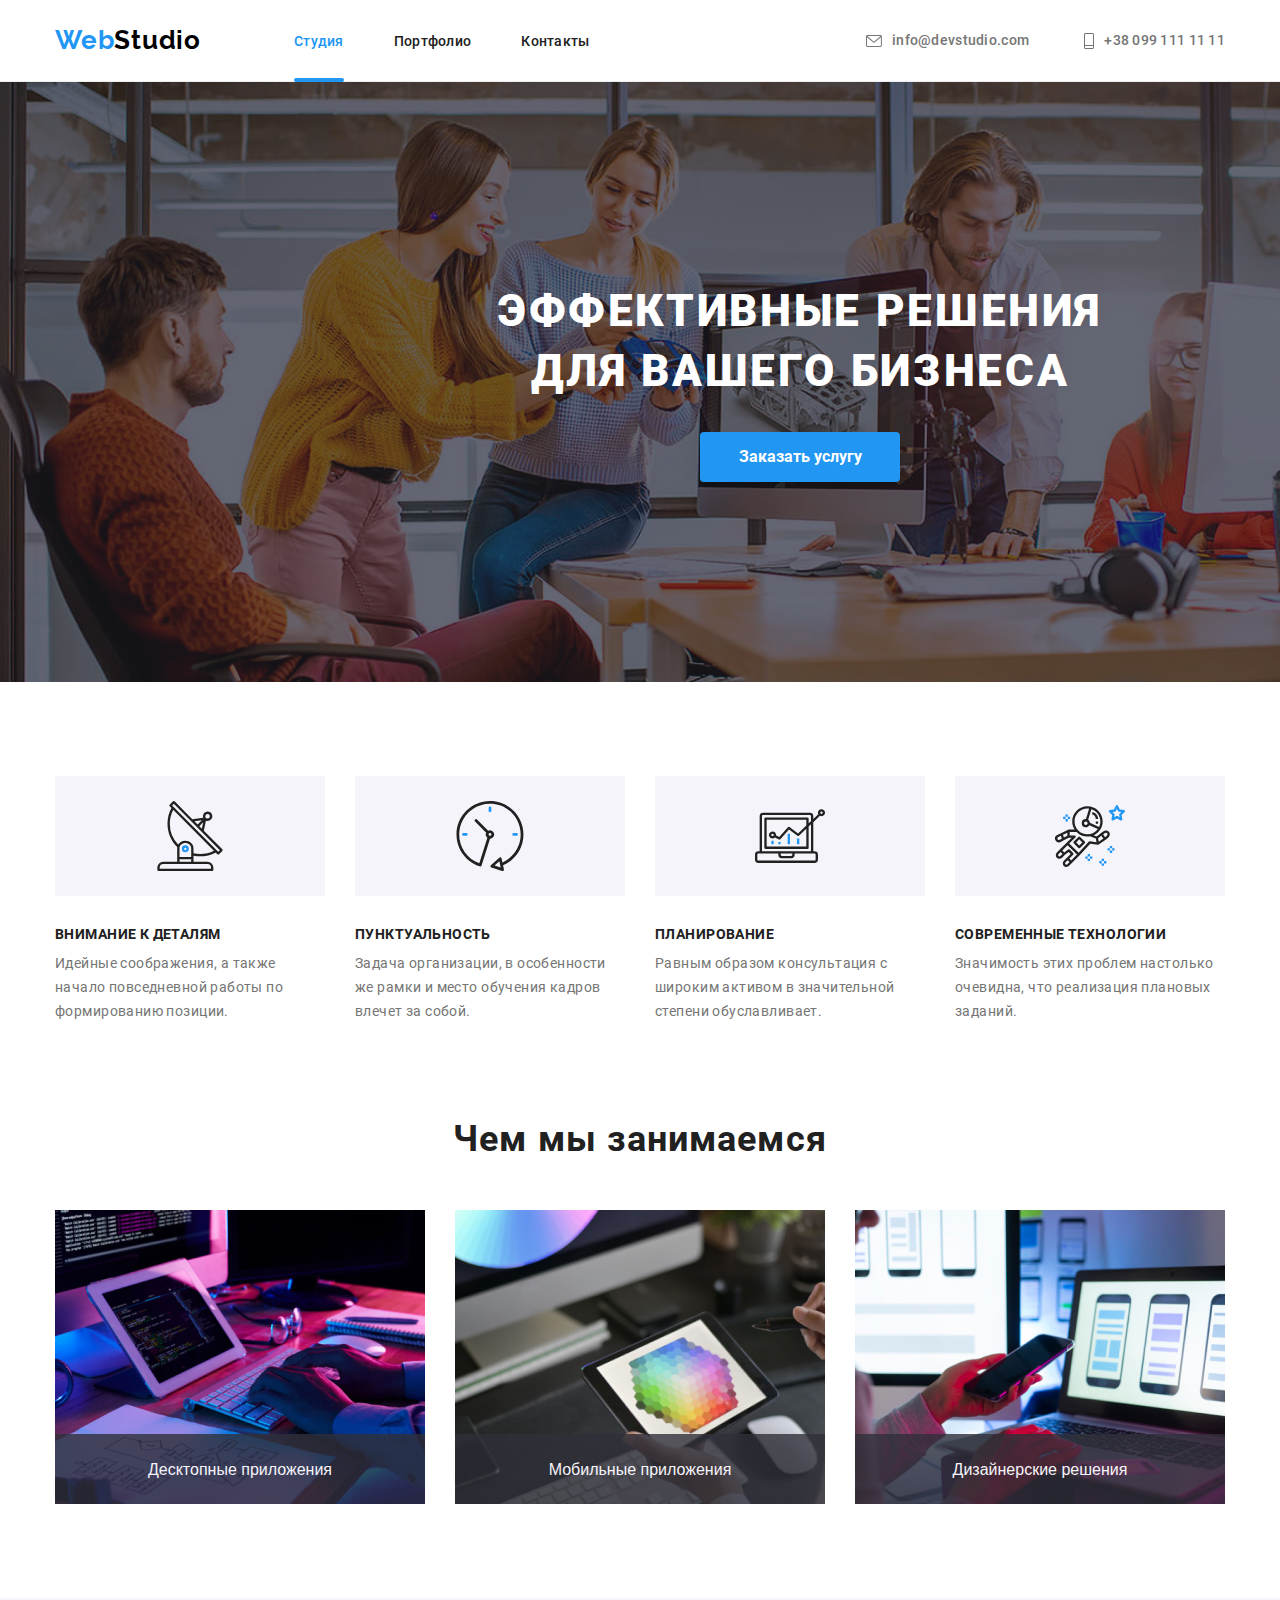
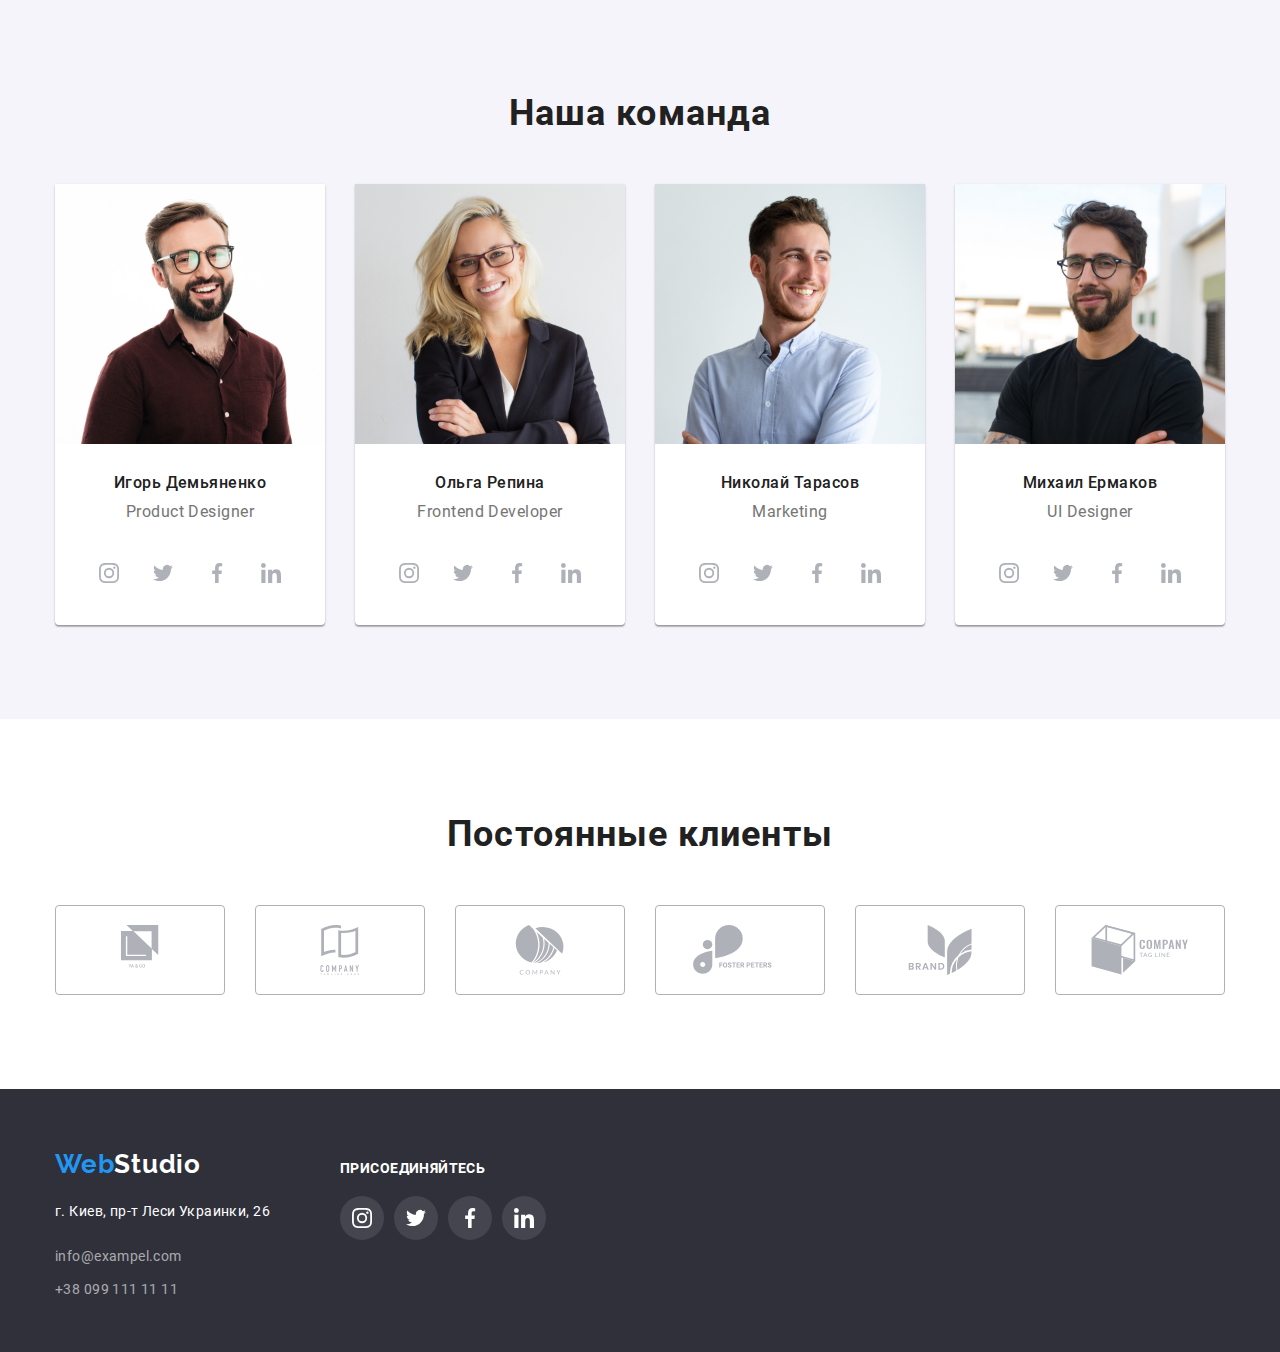
<file: index.html>
<!DOCTYPE html>
<html lang="ru">
<head>
    <meta charset="UTF-8">
    <meta name="viewport" content="width=device-width, initial-scale=1.0">
    <title>Главная WebStudio</title>
    <link rel="stylesheet" href="https://cdnjs.cloudflare.com/ajax/libs/modern-normalize/1.0.0/modern-normalize.min.css">
    <link rel="stylesheet" href="./css/fonts.css">
    <link rel="stylesheet" href="./css/styles.css">
</head>

<body>
    <header class="header">
        <div class="container">
            <nav class="navigation">
                <!--LOGO -->
                <a class="logo" href="./index.html">
                    <span class="fonts-logo1">Web</span><span class="fonts-logo2">Studio</span>
                </a>
                <ul class="navigation-list">
                    <li class="navigation-list-item">
                        <a class="navigation-list-accent-color" href="./index.html">Студия</a>
                    </li>
                    <li class="navigation-list-item">
                        <a class="navigation-list-link" href="./portfolio.html">Портфолио</a>
                    </li>
                    <li class="navigation-list-item">
                        <a class="navigation-list-link" href="#">Контакты</a>
                    </li>
                </ul>
            </nav>
            <address class="header-address">
                <a class="heder-mail" href="mailto:info@devstudio.com">
                    <svg class="address-icon" width="16" height="12">
                        <use href="./icons/sprite.svg#envelope">
                        </use>
                    </svg>info@devstudio.com</a>
                <a class="header-tel" href="tel:+380991111111">
                    <svg class="address-icon" width="10" height="16">
                        <use href="./icons/sprite.svg#phone">
                        </use>
                    </svg>+38 099 111 11 11</a> 
            </address>
        </div>
                
    </header>  
    <main>
        <!--Hero-->
        <section class="hero">
        <div class="container">
            <h1 class="hero-title" lang="ru">Эффективные решения для вашего бизнеса</h1>
            <button class="butoon-hero" type="button" data-modal-open>Заказать услугу</button>
        </div>
        </section>
        <!-- FEATURE  -->
                <section class="feature">
                    <div class="container">
                        <h2 class="visually-hidden">Особенности</h2>
                        <ul class="feature-list">
                            <li class="features-list-item">
                                <div class="features-icon-container">
                                    <svg width="70" height="70">
                                        <use href="./icons/sprite.svg#antenna" width="70" height="70"></use>
                                    </svg>
                                </div>
                                <h3 class="feauture-title-text">Внимание к деталям</h3>
                                <p class="feauture-text"><span>Идейные соображения, а также начало повседневной работы по формированию позиции.</span></p>
                            </li>
                            <li class="features-list-item">
                                <div class="features-icon-container">
                                    <svg width="70" height="70">
                                        <use href="./icons/sprite.svg#clock" width="70" height="70"></use>
                                    </svg>
                                </div>
                                <h3 class="feauture-title-text"><span>Пунктуальность</span></h3>
                                <p class="feauture-text"><span>Задача организации, в особенности же рамки и место обучения кадров влечет за собой.</span></p>
                            </li>
                            <li class="features-list-item">
                                <div class="features-icon-container">
                                    <svg width="70" height="70">
                                        <use href="./icons/sprite.svg#diagram" width="70" height="70"></use>
                                    </svg>
                                </div>
                                <h3 class="feauture-title-text"><span>Планирование</span></h3>
                                <p class="feauture-text"><span>Равным образом консультация с широким активом в значительной степени обуславливает.</span></p>
                            </li>
                            <li class="features-list-item">
                                <div class="features-icon-container">
                                    <svg width="70" height="70">
                                        <use href="./icons/sprite.svg#astronaut"></use>
                                    </svg>
                                </div>
                                <h3 class="feauture-title-text"><span>Современные технологии</span></h3>
                                <p class="feauture-text"><span>Значимость этих проблем настолько очевидна, что реализация плановых заданий.</span></p>
                            </li>
                        </ul>
                    </div>
                </section>
                    
        <!-- SERVICES -->
    <section class="service">
        <div class="container">
            <h2 class="servse-title-text">Чем мы занимаемся</h2>
                <ul class="service-list">
                    <li class="services-list-item">
                        <img src=" ./image/img1.jpg" alt="человек работает на ноутбуке" width="370" height="294"/>
                    <div class="services-label">
                        <p class="label-text">Десктопные приложения</p>
                    </div>
                    </li>
                    <li class="services-list-item">
                        <img src=" ./image/img2.jpg" alt="человек работает в телефоне и нооутбуке" width="370" height="294">
                    <div class="services-label">
                        <p class="label-text">Мобильные приложения</p>
                    </div>
                    </li>
                    <li class="services-list-item">
                        <img src=" ./image/img3.jpg" alt="человек работает на плантшете" width="370" height="294">
                    <div class="services-label">
                        <p class="label-text">Дизайнерские решения</p>
                    </div>
                    </li>    
                </ul>
        </div>
    </section>
       
<!-- OUR TEAM -->
<section class="team">
    <div class="container">
        <h2 class="team-title-text">Наша команда</h2>
            <ul class="team-list">
                <li class="team-list-item">
                    <img src="./image/img4.jpg"  alt="Мужчина в очках и бородой" width="270" height="260" />
                    <h3  class="team-carrd-title-text" lang="ru">Игорь Демьяненко</h3>
                    <p class="team-carrd-position"  lang="en">Product Designer</p>
                    <ul class="team-social">
                        <li>
                            <a href="#" class="team-social-link">
                            <svg class="team-icon" width="20" height="20">
                                <use href="./icons/sprite.svg#instagram"></use>
                            </svg>
                            </a>
                        </li>
                        <li><a href="#" class="team-social-link">
                            <svg class="team-icon" width="20" height="20">
                                <use href="./icons/sprite.svg#twitter"></use>
                            </svg>
                            </a>
                        </li>
                        <li><a href="#" class="team-social-link">
                                <svg class="team-icon" width="20" height="20">
                                    <use href="./icons/sprite.svg#facebook"></use>
                                </svg>
                            </a>
                        </li>
                        <li><a href="#" class="team-social-link">
                                <svg class="team-icon" width="20" height="20">
                                    <use href="./icons/sprite.svg#linkedin"></use>
                                </svg>
                            </a>
                        </li>
                    </ul>
                </li>
                <li class="team-list-item">
                    <img src="./image/img5.jpg" alt="Блондинка в очках" width="270" height="260"/>
                    <h3 class="team-carrd-title-text" lang="ru">Ольга Репина</h3>
                    <p  class="team-carrd-position" lang="en">Frontend Developer</p>
                    <ul class="team-social">
                        <li>
                            <a href="#" class="team-social-link">
                                <svg class="team-icon" width="20" height="20">
                                    <use href="./icons/sprite.svg#instagram"></use>
                                </svg>
                            </a>
                        </li>
                        <li><a href="#" class="team-social-link">
                                <svg class="team-icon" width="20" height="20">
                                    <use href="./icons/sprite.svg#twitter"></use>
                                </svg>
                            </a>
                        </li>
                        <li><a href="#" class="team-social-link">
                                <svg class="team-icon" width="20" height="20">
                                    <use href="./icons/sprite.svg#facebook"></use>
                                </svg>
                            </a>
                        </li>
                        <li><a href="#" class="team-social-link">
                                <svg class="team-icon" width="20" height="20">
                                    <use href="./icons/sprite.svg#linkedin"></use>
                                </svg>
                            </a>
                        </li>
                    </ul>
                </li>
                <li class="team-list-item">
                    <img src="./image/img6.jpg" alt="Мужчина в рубашке" width="270" height="260">
                    <h3 class="team-carrd-title-text" lang="ru">Николай Тарасов</h3>
                    <p  class="team-carrd-position" lang="en">Marketing</p>
                    <ul class="team-social">
                        <li>
                            <a href="#" class="team-social-link">
                                <svg class="team-icon" width="20" height="20">
                                    <use href="./icons/sprite.svg#instagram"></use>
                                </svg>
                            </a>
                        </li>
                        <li><a href="#" class="team-social-link">
                                <svg class="team-icon" width="20" height="20">
                                    <use href="./icons/sprite.svg#twitter"></use>
                                </svg>
                            </a>
                        </li>
                        <li><a href="#" class="team-social-link">
                                <svg class="team-icon" width="20" height="20">
                                    <use href="./icons/sprite.svg#facebook"></use>
                                </svg>
                            </a>
                        </li>
                        <li><a href="#" class="team-social-link">
                                <svg class="team-icon" width="20" height="20">
                                    <use href="./icons/sprite.svg#linkedin"></use>
                                </svg>
                            </a>
                        </li>
                    </ul>
                </li>
                <li class="team-list-item">
                    <img src="./image/img7.jpg" alt="Мужчина в очках и бородой узмыляется" width="270" height="260"/>
                    <h3 class="team-carrd-title-text" lang="ru">Михаил Ермаков</h3>
                    <p class="team-carrd-position" lang="en">UI Designer</p>
                    <ul class="team-social">
                        <li>
                            <a href="#" class="team-social-link">
                                <svg class="team-icon" width="20" height="20">
                                    <use href="./icons/sprite.svg#instagram"></use>
                                </svg>
                            </a>
                        </li>
                        <li><a href="#" class="team-social-link">
                                <svg class="team-icon" width="20" height="20">
                                    <use href="./icons/sprite.svg#twitter"></use>
                                </svg>
                            </a>
                        </li>
                        <li><a href="#" class="team-social-link">
                                <svg class="team-icon" width="20" height="20">
                                    <use href="./icons/sprite.svg#facebook"></use>
                                </svg>
                            </a>
                        </li>
                        <li><a href="#" class="team-social-link">
                                <svg class="team-icon" width="20" height="20">
                                    <use href="./icons/sprite.svg#linkedin"></use>
                                </svg>
                            </a>
                        </li>
                    </ul>
                </li>
            </ul>
    </div>
</section>
<!-- OUR CLIENT -->

<section class="clients">
    <div class="container">
        <h2 class="clients-title">Постоянные клиенты</h2>
        <ul class="clients-list">
            <li class="clients-list-item">
                <a href="#" class="clients-link">
                    <svg class="clients-icon">
                        <use href="./icons/sprite.svg#clients1"></use>
                    </svg>
                </a>
            </li>
            <li class="clients-list-item">
                <a href="#" class="clients-link">
                    <svg class="clients-icon">
                        <use href="./icons/sprite.svg#clients2"></use>
                    </svg>
                </a>
            </li>
            <li class="clients-list-item">
                <a href="#" class="clients-link">
                    <svg class="clients-icon">
                        <use href="./icons/sprite.svg#clients3"></use>
                    </svg>
                </a>
            </li>
            <li class="clients-list-item">
                <a href="#" class="clients-link">
                    <svg class="clients-icon">
                        <use href="./icons/sprite.svg#clients4"></use>
                    </svg>
                </a>
            </li>
            <li class="clients-list-item">
                <a href="#" class="clients-link">
                    <svg class="clients-icon">
                        <use href="./icons/sprite.svg#clients5"></use>
                    </svg>
                </a>
            </li>
            <li class="clients-list-item">
                <a href="#" class="clients-link">
                    <svg class="clients-icon">
                        <use href="./icons/sprite.svg#clients6"></use>
                    </svg>
                </a>
            </li>
        </ul>
    </div>
</section>

    </main>

<!-- CONTACT INFORMATION -->
<footer class="footer">
<div class="container">
    <!--LOGO -->
    <div class="footer-address-container">
    <a href="./index.html">
        <span class="fonts-logo1">Web</span><span class="fonts-footer-logo2">Studio</span>
    </a>
    <address>
        <ul>
            <li class="footer-address-list">
                <a class="footer-map-address-mail-tel"  href="https://goo.gl/maps/fSdhoyAyDwtJdrEC6" target="_blank">г. Киев, пр-т Леси Украинки, 26</a>
            </li>
            <li class="footer-address-list">
                <a class="footer-mail-tel-address" href="mailto:info@exampel.com">info@exampel.com</a>
            </li>
            <li class="footer-address-listend">
                <a class="footer-mail-tel-address" href="tel:+380991111111">+38 099 111 11 11</a>
            </li>
        </ul>
    </address>
    </div>

<!-- footer social -->

<div class="footer-social-container">
    <b class="follow-us">присоединяйтесь</b>
    <ul class="footer-social-list">
        <li class="footer-social-item">
            <a href="#" class="footer-social-link link">
                <svg class="footer-social-icon" width="20" height="20">
                    <use href="./icons/sprite.svg#instagram"></use>
                </svg>
            </a>
        </li>
        <li class="footer-social-item">
            <a href="#" class="footer-social-link link">
                <svg class="footer-social-icon" width="20" height="20">
                    <use href="./icons/sprite.svg#twitter"></use>
                </svg>
            </a>
        </li>
        <li class="footer-social-item">
            <a href="#" class="footer-social-link link">
                <svg class="footer-social-icon" width="20" height="20">
                    <use href="./icons/sprite.svg#facebook"></use>
                </svg>
            </a>
        </li>
        <li class="footer-social-item">
            <a href="#" class="footer-social-link link">
                <svg class="footer-social-icon" width="20" height="20">
                    <use href="./icons/sprite.svg#linkedin"></use>
                </svg>
            </a>
        </li>
    </ul>
</div>
</div>
</footer>

<!-- modal window -->
<div class="backdrop is-hidden" data-modal>
    <div class="modal-window">
        <button type="button" class="modal-close-btn" data-modal-close>
            <svg class="close-icon" width="18" height="18">
                <use href="./icons/sprite.svg#close"></use>
            </svg>
        </button>
    </div>
</div>

<script src="./js/modal.js"></script>
</body>
</html>
</file>
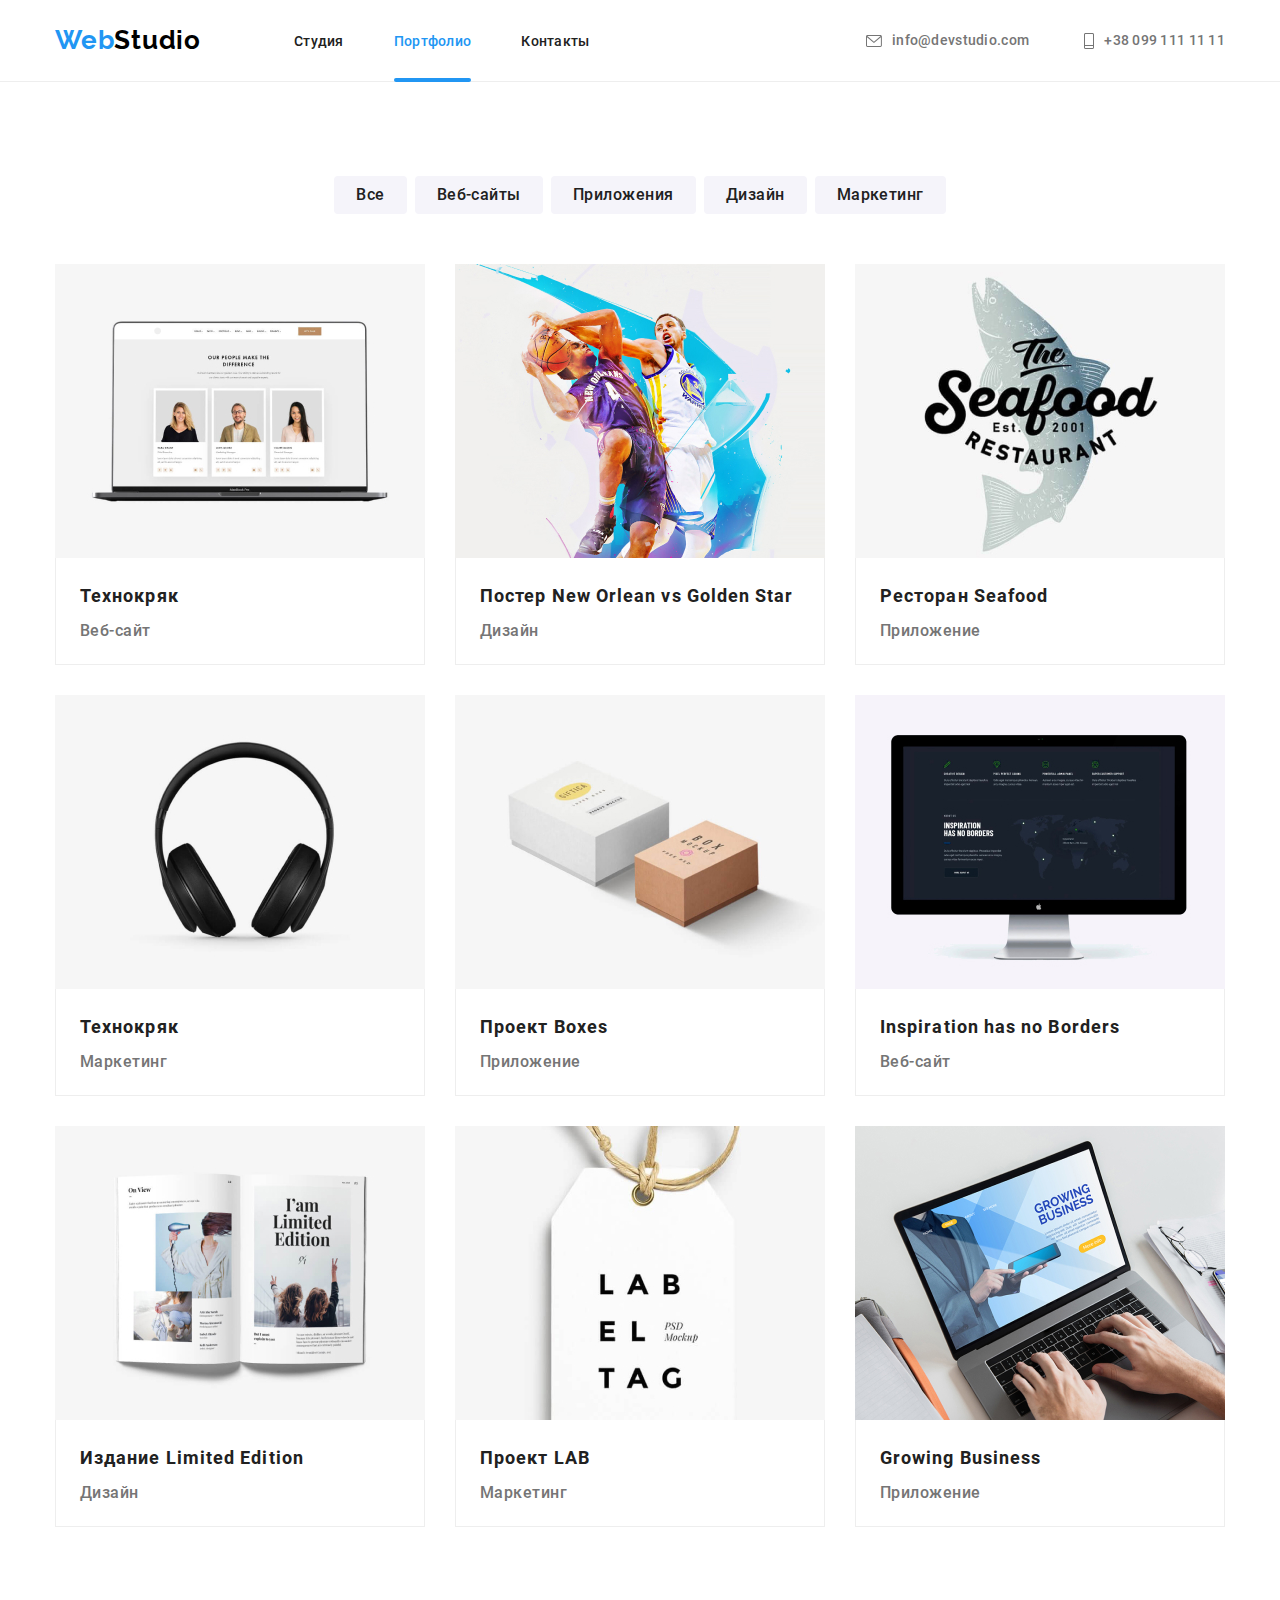
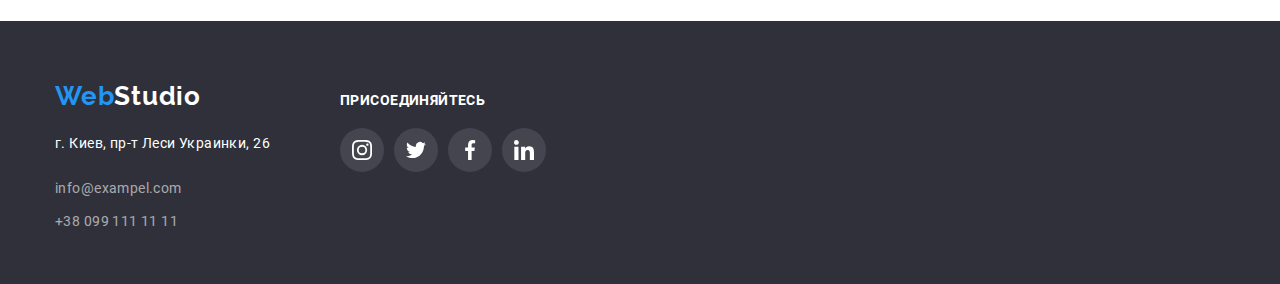
<file: portfolio.html>
<!DOCTYPE html>
<html lang="ru">
<head>
    <meta charset="UTF-8">
    <meta name="viewport" content="width=device-width, initial-scale=1.0">
    <title>Портфолио</title>
    <link rel="stylesheet" href="https://cdnjs.cloudflare.com/ajax/libs/modern-normalize/1.0.0/modern-normalize.min.css">
    <link rel="stylesheet" href="./css/fonts.css">
    <link rel="stylesheet" href="./css/styles.css">
</head>

<body>
        <header class="header">
            <div class="container">
                <nav class="navigation">
                    <!--LOGO -->
                    <a class="logo" href="./index.html">
                        <span class="fonts-logo1">Web</span><span class="fonts-logo2">Studio</span>
                    </a>
                    <ul class="navigation-list">
                        <li class="navigation-list-item">
                            <a class="navigation-list-link" href="./index.html">Студия</a>
                        </li>
                        <li class="navigation-list-item">
                            <a class="navigation-list-accent-color" href="./portfolio.html">Портфолио</a>
                        </li>
                        <li class="navigation-list-item">
                            <a class="navigation-list-link" href="#">Контакты</a>
                        </li>
                    </ul>
                </nav>
                <address class="header-address">
                    <a class="heder-mail" href="mailto:info@devstudio.com">
                        <svg class="address-icon" width="16" height="12">
                            <use href="./icons/sprite.svg#envelope">
                            </use>
                        </svg>info@devstudio.com</a>
                    <a class="header-tel" href="tel:+380991111111">
                        <svg class="address-icon" width="10" height="16">
                            <use href="./icons/sprite.svg#phone">
                            </use>
                        </svg>+38 099 111 11 11</a>
                </address>
            </div>
        
        </header>
    <main>
        <!-- portfolio -->
        <section class="portfolio">
            <div class="container">
            <h1 class="title-page-text">
                Портфолио
            </h1>
            <!-- button linc -->
            <ul class="button-menu">
                <li class="button-menu-item">
                    <button class="menu-button" type="button">
                        Все
                    </button>
                </li>
                <li class="button-menu-item">
                    <button class="menu-button " type="button">
                        Веб-сайты
                    </button>
                </li>
                <li class="button-menu-item">
                    <button class="menu-button " type="button">
                        Приложения
                    </button>
                </li>
                <li class="button-menu-item">
                    <button class="menu-button " type="button">
                        Дизайн
                    </button>
                </li>
                <li class="button-menu-item">
                    <button class="menu-button " type="button">
                        Маркетинг
                    </button>
                </li>
            </ul>
        <!-- portfolio example -->
            <ul class="card">
                <li class="card-item">                               
                    <a class="card-link" href="">                      
                    <div class="portfolio-card-thumb">
                        <img src="./image/project1.jpg" alt="Веб-сайт" width="370" height="294">
                            <div class="thumb-overlay">
                                <p class="card-descr">
                                    Технокряк это современная площадка распространения
                                    коронавируса. Компании используют эту платформу для
                                    цифрового шпионажа и атак на защищённые сервера
                                    конкурентов.
                                </p>
                            </div>
                    </div>
                        <div class="card-title-container">
                            <h2 class="portfolio-title" lang="ru">Технокряк</h2>
                            <p class="portfolio-p" lang="ru">Веб-сайт</p>
                        </div>
                    </a>
                </li>
                <li class="card-item">                    
                    <a class="card-link" href="">
                    <div class="portfolio-card-thumb">
                        <img src="./image/project2.jpg" alt="Дизайн" width="370" height="294">
                        <div class="thumb-overlay">
                            <p class="card-descr">
                                Технокряк это современная площадка распространения
                                коронавируса. Компании используют эту платформу для
                                цифрового шпионажа и атак на защищённые сервера
                                конкурентов.
                            </p>
                        </div>
                    </div>
                    <div class="card-title-container">
                        <h2 class="portfolio-title" lang="ru">Постер New Orlean vs Golden Star</h2>
                        <p class="portfolio-p" lang="ru">Дизайн</p>
                    </div>
                    </a>
                </li>

                <li class="card-item">
                    <a class="card-link" href="">
                    <div class="portfolio-card-thumb">
                        <img src="./image/project3.jpg" alt="Приложение" width="370" height="294">
                        <div class="thumb-overlay">
                            <p class="card-descr">
                                Технокряк это современная площадка распространения
                                коронавируса. Компании используют эту платформу для
                                цифрового шпионажа и атак на защищённые сервера
                                конкурентов.
                            </p>
                        </div>
                    </div>
                    <div class="card-title-container">
                        <h2 class="portfolio-title" lang="ru">Ресторан Seafood</h2>
                        <p class="portfolio-p" lang="ru">Приложение</p>
                    </div>
                    </a>
                </li>
                <li class="card-item">
                    <a class="card-link" href="">
                    <div class="portfolio-card-thumb">
                    <img src="./image/project4.jpg" alt="Маркетинг" width="370" height="294">
                        <div class="thumb-overlay">
                            <p class="card-descr">
                                Технокряк это современная площадка распространения
                                коронавируса. Компании используют эту платформу для
                                цифрового шпионажа и атак на защищённые сервера
                                конкурентов.
                            </p>
                        </div>
                    </div>
                        <div class="card-title-container">
                        <h2 class="portfolio-title" lang="ru">Технокряк</h2>
                        <p class="portfolio-p" lang="ru">Маркетинг</p>
                    </div>
                    </a>
                </li>
                <li class="card-item">
                    <a class="card-link" href="">
                    <div class="portfolio-card-thumb">
                    <img src="./image/project5.jpg" alt="Приложение" width="370" height="294">
                        <div class="thumb-overlay">
                            <p class="card-descr">
                                Технокряк это современная площадка распространения
                                коронавируса. Компании используют эту платформу для
                                цифрового шпионажа и атак на защищённые сервера
                                конкурентов.
                            </p>
                        </div>
                    </div>
                        <div class="card-title-container">
                        <h2 class="portfolio-title" lang="ru">Проект Boxes</h2>
                        <p class="portfolio-p" lang="ru">Приложение</p>
                    </div>
                    </a>
                </li>
                <li class="card-item">
                    <a class="card-link" href="">
                    <div class="portfolio-card-thumb">
                    <img src="./image/project6.jpg" alt="Веб-сайт" width="370" height="294">
                        <div class="thumb-overlay">
                            <p class="card-descr">
                                Технокряк это современная площадка распространения
                                коронавируса. Компании используют эту платформу для
                                цифрового шпионажа и атак на защищённые сервера
                                конкурентов.
                            </p>
                        </div>
                    </div>
                        <div class="card-title-container">
                        <h2 class="portfolio-title" lang="en">Inspiration has no Borders</h2>
                        <p class="portfolio-p" lang="ru">Веб-сайт</p>
                    </div>
                    </a>
                </li>
                <li class="card-item">
                    <a class="card-link" href="">
                    <div class="portfolio-card-thumb">
                    <img src="./image/project7.jpg" alt="Product Designer" width="370" height="294">
                        <div class="thumb-overlay">
                            <p class="card-descr">
                                Технокряк это современная площадка распространения
                                коронавируса. Компании используют эту платформу для
                                цифрового шпионажа и атак на защищённые сервера
                                конкурентов.
                            </p>
                        </div>
                    </div>
                        <div class="card-title-container">
                        <h2  class="portfolio-title" lang="ru">Издание Limited Edition</h2>
                        <p class="portfolio-p" lang="ru">Дизайн</p>
                    
                    </div>
                </a>
                </li>
                <li class="card-item">
                    <a class="card-link" href="">
                    <div class="portfolio-card-thumb">
                    <img src="./image/project8.jpg" alt="Маркетинг" width="370" height="294">
                        <div class="thumb-overlay">
                            <p class="card-descr">
                                Технокряк это современная площадка распространения
                                коронавируса. Компании используют эту платформу для
                                цифрового шпионажа и атак на защищённые сервера
                                конкурентов.
                            </p>
                        </div>
                    </div>
                        <div class="card-title-container">
                        <h2 class="portfolio-title" lang="ru">Проект LAB</h2>
                        <p class="portfolio-p" lang="ru">Маркетинг</p>
                    </div>
                    </a>
                </li>
                <li class="card-item">
                    <a class="card-link" href="">
                    <div class="portfolio-card-thumb">
                    <img src="./image/project9.jpg" alt="Приложение" width="370" height="294">                        
                        <div class="thumb-overlay">
                            <p class="card-descr">
                                Технокряк это современная площадка распространения
                                коронавируса. Компании используют эту платформу для
                                цифрового шпионажа и атак на защищённые сервера
                                конкурентов.
                            </p>
                        </div>
                    </div>
                        <div class="card-title-container">
                        <h2 class="portfolio-title" lang="ru">Growing Business</h2>
                        <p class="portfolio-p" lang="ru">Приложение</p>
                        </div>
                    </a>
                </li>
            </ul>
            </div>
        </section>
    </main>
    <!-- CONTACT INFORMATION -->
<footer class="footer">
    <div class="container">
        <!--LOGO -->
        <div class="footer-address-container">
            <a href="./index.html">
                <span class="fonts-logo1">Web</span><span class="fonts-footer-logo2">Studio</span>
            </a>
            <address>
                <ul>
                    <li class="footer-address-list">
                        <a class="footer-map-address-mail-tel" href="https://goo.gl/maps/fSdhoyAyDwtJdrEC6"
                            target="_blank">г. Киев, пр-т Леси Украинки, 26</a>
                    </li>
                    <li class="footer-address-list">
                        <a class="footer-mail-tel-address" href="mailto:info@exampel.com">info@exampel.com</a>
                    </li>
                    <li class="footer-address-listend">
                        <a class="footer-mail-tel-address" href="tel:+380991111111">+38 099 111 11 11</a>
                    </li>
                </ul>
            </address>
        </div>

        <!-- footer social -->

        <div class="footer-social-container">
            <b class="follow-us">присоединяйтесь</b>
            <ul class="footer-social-list">
                <li class="footer-social-item">
                    <a href="#" class="footer-social-link link">
                        <svg class="footer-social-icon" width="20" height="20">
                            <use href="./icons/sprite.svg#instagram"></use>
                        </svg>
                    </a>
                </li>
                <li class="footer-social-item">
                    <a href="#" class="footer-social-link link">
                        <svg class="footer-social-icon" width="20" height="20">
                            <use href="./icons/sprite.svg#twitter"></use>
                        </svg>
                    </a>
                </li>
                <li class="footer-social-item">
                    <a href="#" class="footer-social-link link">
                        <svg class="footer-social-icon" width="20" height="20">
                            <use href="./icons/sprite.svg#facebook"></use>
                        </svg>
                    </a>
                </li>
                <li class="footer-social-item">
                    <a href="#" class="footer-social-link link">
                        <svg class="footer-social-icon" width="20" height="20">
                            <use href="./icons/sprite.svg#linkedin"></use>
                        </svg>
                    </a>
                </li>
            </ul>
        </div>
    </div>
</footer>
<script src="./js/modal.js"></script>
</body>
</html>
</file>
<file: css/fonts.css>
/* Ralewey */
@font-face {
  font-family: 'Raleway';
  src: url('../fonts/Raleway-Regular.woff2') format('woff2'),
    url('../fonts/Raleway-Regular.woff') format('woff');
  font-weight: 400;
  font-style: normal;
}

@font-face {
  font-family: 'Raleway';
  src: url('../fonts/Raleway-ExtraBold.woff2') format('woff2'),
    url('../fonts/Raleway-ExtraBold.woff') format('woff');
  font-weight: 800;
  font-style: normal;
}

@font-face {
  font-family: 'Raleway';
  src: url('../fonts/Raleway-Black.woff2') format('woff2'),
    url('../fonts/Raleway-Black.woff') format('woff');
  font-weight: 900;
  font-style: normal;
}

@font-face {
  font-family: 'Raleway';
  src: url('../fonts/Raleway-Medium.woff2') format('woff2'),
    url('../fonts/Raleway-Medium.woff') format('woff');
  font-weight: 500;
  font-style: normal;
}

@font-face {
  font-family: 'Raleway';
  src: url('../fonts/Raleway-ExtraLight.woff2') format('woff2'),
    url('../fonts/Raleway-ExtraLight.woff') format('woff');
  font-weight: 200;
  font-style: normal;
}

@font-face {
  font-family: 'Raleway';
  src: url('../fonts/Raleway-Thin.woff2') format('woff2'),
    url('../fonts/Raleway-Thin.woff') format('woff');
  font-weight: 100;
  font-style: normal;
}

@font-face {
  font-family: 'Raleway';
  src: url('../fonts/Raleway-SemiBold.woff2') format('woff2'),
    url('../fonts/Raleway-SemiBold.woff') format('woff');
  font-weight: 600;
  font-style: normal;
}

@font-face {
  font-family: 'Raleway';
  src: url('../fonts/Raleway-Bold.woff2') format('woff2'),
    url('../fonts/Raleway-Bold.woff') format('woff');
  font-weight: bold;
  font-style: normal;
}

/* Roboto */
@font-face {
  font-family: 'Roboto';
  src: url('../fonts/Roboto-Bold.woff2') format('woff2'),
    url('../fonts/Roboto-Bold.woff') format('woff');
  font-weight: bold;
  font-style: normal;
}

@font-face {
  font-family: 'Roboto';
  src: url('../fonts/Roboto-Regular.woff2') format('woff2'),
    url('../fonts/Roboto-Regular.woff') format('woff');
  font-weight: normal;
  font-style: normal;
}

@font-face {
  font-family: 'Roboto';
  src: url('../fonts/Roboto-Black.woff2') format('woff2'),
    url('../fonts/Roboto-Black.woff') format('woff');
  font-weight: 900;
  font-style: normal;
}

@font-face {
  font-family: 'Roboto';
  src: url('../fonts/Roboto-Thin.woff2') format('woff2'),
    url('../fonts/Roboto-Thin.woff') format('woff');
  font-weight: 100;
  font-style: normal;
}

@font-face {
  font-family: 'Roboto';
  src: url('../fonts/Roboto-Light.woff2') format('woff2'),
    url('../fonts/Roboto-Light.woff') format('woff');
  font-weight: 300;
  font-style: normal;
}

@font-face {
  font-family: 'Roboto';
  src: url('../fonts/Roboto-Medium.woff2') format('woff2'),
    url('../fonts/Roboto-Medium.woff') format('woff');
  font-weight: 500;
  font-style: normal;
}
</file>
<file: css/styles.css>
/* Color page 
background-base-nav-button-text :  #FFFFFF;
background-hero-footer : #2F303A;
background-service-feature : #FFFFFF;
background-team : #F5F4FA;
logo1-active-link-text-color:#2196f3;
feature-tel-text-color:#757575
feature-title-text-color: #212121
hero-text-color: #ffffff;


*/

/* base style */
:root {
  --feature-tel-text-color: #757575;
  --feature-title-text-color: #212121;
  --logo1-active-link-text-color: #2196f3;
  --background-hero-footer: #2f303a;
  --background-base-nav-button-text: #ffffff;
  --background-team: #f5f4fa;
  --logo2-color: #000000;
  --hero-text-color: #ffffff;
  --font-base: 'Raleway', sans-serif;
  --font-base2: 'Roboto', sans-serif;
  --border-color1: #eeeeee;
  --icon-color: #afb1b8;

  --timing-function: cubic-bezier(0.4, 0, 0.2, 1);
}
a {
  text-decoration: none;
}
li {
  list-style: none;
  text-decoration: none;
  text-decoration-color: none;
  font-family: sans-serif;
}
ul {
  padding: 0;
  margin: 0;
}
h1,
h2,
h3,
h4,
h5,
h6,
p {
  margin: 0;
}
img {
  display: block;
}
.container {
  width: 1200px;
  margin: 0 auto;
  padding: 0 15px;
}
.visually-hidden {
  position: absolute;
  width: 1px;
  height: 1px;
  margin: -1px;
  border: 0;
  padding: 0;
  white-space: nowrap;
  clip-path: inset(100%);
  clip: rect(0 0 0 0);
  overflow: hidden;
}

/* header */

.header {
  background-color: var(--background-base-nav-button-text);
  border-bottom: 1px solid var(--border-color1);
}
.header .container {
  display: flex;
  align-items: center;
}
/* navigation */
.navigation {
  display: flex;
  align-items: center;
}
/* logo */
.logo {
  margin-right: 93px;
}
.fonts-logo1 {
  color: var(--logo1-active-link-text-color);
  font-family: var(--font-base);
  font-style: normal;
  font-weight: bold;
  font-size: 26px;
  line-height: 1.192;
  letter-spacing: 0.03em;
}
.fonts-logo2 {
  color: var(--logo2-color);
  font-family: var(--font-base);
  font-style: normal;
  font-weight: bold;
  font-size: 26px;
  line-height: 1.192;
  letter-spacing: 0.03em;
}
.navigation-list-accent-color {
  color: var(--logo1-active-link-text-color);
  font-family: var(--font-base2);
  font-style: normal;
  font-weight: 500;
  font-size: 14px;
  line-height: 1.143;
  letter-spacing: 0.02em;
}
.accent-color {
  color: var(--logo1-active-link-text-color);
}
.navigation-list-item + .navigation-list-item,
.heder-mail + .header-tel {
  margin-left: 50px;
}
.navigation-list {
  display: flex;
}
.navigation-list-link,
.header-address {
  margin-left: auto;
}
.navigation-list-link,
.navigation-list-accent-color,
.heder-mail,
.header-tel {
  display: inline-block;
  padding-top: 32px;
  padding-bottom: 32px;
}

.navigation-list-link:hover,
.navigation-list-link:focus,
.heder-mail:hover,
.heder-mail:focus,
.header-tel:hover,
.header-tel:focus {
  color: var(--logo1-active-link-text-color);
  transition: color 250ms var(--timing-function);
}
.navigation-list-accent-color {
  position: relative;

  color: var(--logo1-active-link-text-color);
}

.navigation-list-accent-color::after {
  content: '';
  position: absolute;
  left: 0;
  bottom: -1px;

  width: 100%;
  height: 4px;
  border-radius: 4px;

  background-color: var(--logo1-active-link-text-color);
}

.accent-color {
  color: var(--logo1-active-link-text-color);
}

.navigation-list-link {
  color: var(--feature-title-text-color);
  font-family: var(--font-base2);
  font-style: normal;
  font-weight: 500;
  font-size: 14px;
  line-height: 1.143;
  letter-spacing: 0.02em;
}

/* address */
.heder-mail {
  text-decoration: none;
  color: var(--feature-tel-text-color);
  font-family: var(--font-base2);
  font-style: normal;
  font-weight: 500;
  font-size: 14px;
  line-height: 1.143;
  letter-spacing: 0.02em;
}

.header-tel {
  color: var(--feature-tel-text-color);
  font-family: var(--font-base2);
  font-style: normal;
  font-weight: 500;
  font-size: 14px;
  line-height: 1.143;
  letter-spacing: 0.02em;
}
.address-icon {
  margin-right: 10px;
  fill: currentColor;
  vertical-align: middle;
}

/* Hero */
.hero {
  padding-top: 200px;
  padding-bottom: 200px;
  min-height: 600px;

  min-height: 600px;
  width: 1600px;
  margin: 0 auto;
  text-align: center;
  background-color: var(--background-team);

  background-image: linear-gradient(
      rgba(47, 48, 58, 0.4),
      rgba(47, 48, 58, 0.4)
    ),
    url('../image/hero.jpg');
  background-position: center;
  background-repeat: no-repeat;

  /* background-image: url('../image/img-hero.jpg'); */
  /* background-position: 50% 50%; */
}
.hero-title {
  color: var(--hero-text-color);
  font-family: var(--font-base2);
  font-style: normal;
  font-weight: 900;
  font-size: 44px;
  line-height: 1.363;
  text-align: center;
  letter-spacing: 0.06em;
  text-transform: uppercase;

  width: 696px;
  margin-top: 0;
  margin-right: auto;
  margin-bottom: 30px;
  margin-left: auto;
}

/* .hero-title:hover,
.hero-title:focus {
 text-decoration: underline;
  } */

/* .hero-background {
  background-color: var(--background-hero-footer);
  width: 1600px;
  height: 600px;
} */

.butoon-hero {
  color: var(--background-base-nav-button-text);
  font-family: var(--font-base2);
  font-style: normal;
  font-weight: bold;
  font-size: 16px;
  line-height: 1.875;
  width: 200px;
  height: 50px;
  background: #2196f3;
  box-shadow: 0px 4px 4px rgba(0, 0, 0, 0.15);
  border-radius: 4px;

  min-width: 200px;
  min-height: 50px;
  padding: 10px 32px;
  border: none;
  outline: none;
  cursor: pointer;
}
/* .button-hero:hover,
.button-hero:focus {
  text-decoration: underline; 
  color: var(--logo1-active-link-text-color);
} */
/* feature */
.feature {
  padding-top: 94px;
  padding-bottom: 94px;
}
.feature-list {
  display: flex;
}
.features-list-item {
  width: 270px;
}
.features-list-item + .features-list-item {
  margin-left: 30px;
}
.feauture-title-text,
.follow-us {
  color: var(--feature-title-text-color);
  font-family: Roboto, sans-serif;
  font-style: normal;
  font-weight: bold;
  font-size: 14px;
  line-height: 1.143;
  letter-spacing: 0.03em;
  text-transform: uppercase;

  margin-top: 0;
  margin-bottom: 10px;
}

.features-icon-container {
  display: flex;
  justify-content: center;
  align-items: center;
  width: 270px;
  height: 120px;
  margin-bottom: 30px;

  background-color: var(--background-team);
}
/* .feauture-title-text:hover,
.feauture-title-text:focus{

} */

.feauture-text {
  color: var(--feature-tel-text-color);
  font-family: Roboto, sans-serif;
  font-style: normal;
  font-weight: normal;
  font-size: 14px;
  line-height: 1.714;
  letter-spacing: 0.03em;

  margin: 0;
}
/* .feauture-text:hover,
.feauture-text:focus{

} */

/* service */
.service {
  padding-bottom: 94px;
}
.service-list {
  display: flex;
  justify-content: space-between;
}
.services-list-item {
  position: relative;
}

.servse-title-text,
.team-title-text,
.clients-title {
  color: var(--feature-title-text-color);
  font-family: Roboto, sans-serif;
  font-style: normal;
  font-weight: bold;
  font-size: 36px;
  line-height: 1.167;
  letter-spacing: 0.03em;

  margin-top: 0;
  margin-bottom: 50px;
  text-align: center;
}
.services-label {
  position: absolute;
  bottom: 0;

  width: 100%;
  height: 70px;

  background-color: rgba(47, 48, 58, 0.8);
}
.label-text {
  padding-top: 27px;
  padding-bottom: 27px;

  text-align: center;
  color: var(--background-team);
}
/* .servse-title-text:hover,
.servse-title-text:focus{
} */

/* our team */
.team {
  padding-top: 94px;
  padding-bottom: 94px;
  background-color: var(--background-team);
}
.team-list {
  display: flex;
  justify-content: space-between;
}
.team-list-item {
  border-bottom-left-radius: 4px;
  border-bottom-right-radius: 4px;

  background-color: var(--background-base-nav-button-text);
  box-shadow: 0px 1px 3px rgba(0, 0, 0, 0.12), 0px 1px 1px rgba(0, 0, 0, 0.14),
    0px 2px 1px rgba(0, 0, 0, 0.2);
}

/* team social */

.team-social {
  display: flex;
  justify-content: space-between;
  padding-left: 32px;
  padding-right: 32px;
  padding-bottom: 30px;
}
.team-social-link {
  display: inline-flex;
  justify-content: center;
  align-items: center;
  width: 44px;
  height: 44px;
  border-radius: 50%;
  color: var(--icon-color);
  transition: color 250ms var(--timing-function);
}
.team-social-link:hover,
.team-social-link:focus {
  background-color: var(--logo1-active-link-text-color);
  color: var(--background-base-nav-button-text);
}
.team-icon {
  fill: currentColor;
}

/* .team-title-text:hover,
.team-title-text:focus{
} */

.team-carrd-title-text {
  color: var(--feature-title-text-color);
  font-family: Roboto, sans-serif;
  font-style: normal;
  font-weight: 500;
  font-size: 16px;
  line-height: 1.172x;
  letter-spacing: 0.03em;
  text-align: center;

  margin-top: 30px;
  margin-bottom: 10px;
}
/* .team-carrd-title-text:hover,
.team-carrd-title-text:focus{
} */

.team-carrd-position {
  color: var(--feature-tel-text-color);
  font-family: Roboto, sans-serif;
  font-style: normal;
  font-weight: 400;
  font-size: 16px;
  line-height: 1.172;
  letter-spacing: 0.03em;
  text-align: center;

  margin-top: 0;
  margin-bottom: 30px;
}
/* .team-carrd-position:hover,
.team-carrd-position:focus{
} */

/* our client */
.clients {
  padding-top: 94px;
  padding-bottom: 94px;
}
.clients-list {
  display: flex;
  justify-content: space-between;
}
.clients-link {
  display: flex;
  justify-content: center;
  align-items: center;
  width: 170px;
  height: 90px;
  border: 1px solid var(--icon-color);
  border-radius: 4px;
  color: var(--icon-color);
  transition: color 250ms var(--timing-function);
}
.clients-link:hover,
.clients-link:focus {
  color: var(--logo1-active-link-text-color);
  border-color: var(--logo1-active-link-text-color);
}
.clients-icon {
  width: 45;
  height: 50px;
  fill: currentColor;
}
/* footer */

.footer {
  padding-top: 60px;
  padding-bottom: 51px;
  background-color: var(--background-hero-footer);
}
.footer > .container {
  display: flex;
  align-items: baseline;
}
.footer-address-container {
  margin-right: 70px;
}
/* logo */
.fonts-footer-logo2 {
  color: var(--background-base-nav-button-text);
  font-family: var(--font-base);
  font-style: normal;
  font-weight: bold;
  font-size: 26px;
  line-height: 1.192;
  letter-spacing: 0.03em;

  display: inline-block;
}

/* footer address */
.footer-map-address-mail-tel {
  color: var(--background-base-nav-button-text);
  font-family: Roboto, sans-serif;
  font-style: normal;
  font-weight: normal;
  font-size: 14px;
  line-height: 1.714;
  letter-spacing: 0.03em;

  margin: 0;
}
.footer-address-list {
  display: flex;
  margin-bottom: 9px;
  margin-top: 20px;
}
.footer-address-listend {
  display: flex;
}

.footer-mail-tel-address {
  color: rgba(255, 255, 255, 0.6);
  font-family: Roboto, sans-serif;
  font-style: normal;
  font-weight: normal;
  font-size: 14px;
  line-height: 24px;
  letter-spacing: 0.03em;
}

/* footer social link*/
.follow-us {
  display: inline-block;
  margin-bottom: 20px;

  color: var(--background-base-nav-button-text);
  font-style: normal;
}
.footer-social-list {
  display: flex;
}
.footer-social-item:not(:last-child) {
  margin-right: 10px;
}
.footer-social-link {
  display: flex;
  justify-content: center;
  align-items: center;
  width: 44px;
  height: 44px;
  border-radius: 50%;

  background-color: rgba(255, 255, 255, 0.1);
}
.footer-social-link:hover,
.footer-social-link:focus {
  background-color: var(--logo1-active-link-text-color);
  outline: none;
  transition: color 250ms var(--timing-function);
}
.footer-social-icon {
  fill: var(--background-base-nav-button-text);
}

/* portfolio */
.portfolio {
  padding-top: 94px;
  padding-bottom: 94px;
}
/* h1 text */
.title-page-text {
  position: absolute;
  width: 1px;
  height: 1px;
  margin: -1px;
  border: 0;
  padding: 0;
  white-space: nowrap;
  clip-path: inset(100%);
  clip: rect(0 0 0 0);
  overflow: hidden;
}

.button-menu {
  display: flex;
  justify-content: center;
  margin-bottom: 50px;
}
.button-menu-item:not(:first-child) {
  border: none;
  margin-left: 8px;
}

.menu-button {
  font-family: var(--font-base2);
  font-style: normal;
  font-weight: 500;
  font-size: 16px;
  line-height: 1.62;
  text-align: center;
  letter-spacing: 0.03em;
  color: var(--feature-title-text-color);
  background-color: var(--background-team);
  border: none;
  border-radius: 4px;
  outline: none;
  cursor: pointer;

  padding-top: 6px;
  padding-right: 22px;
  padding-bottom: 6px;
  padding-left: 22px;
}
/* .menu-button.accent-color, */
.menu-button:hover,
.menu-button:focus {
  color: var(--background-base-nav-button-text);
  background-color: var(--logo1-active-link-text-color);
  box-shadow: 0px 2px 2px 0px rgba(0, 0, 0, 0.12);
  transition: color 250ms var(--timing-function),
    background-color 250ms var(--timing-function),
    box-shadow 250ms var(--timing-function);
}

/* color: var(--feature-title-text-color);
  font-family: var(--font-base2);
  font-style: normal;
  font-weight: 500;
  font-size: 16px;
  line-height: 1.625;
  text-align: center;
  letter-spacing: 0.03em;
  background: #f5f4fa;
  border-radius: 4px; */

/* portfolio card */
.card {
  display: flex;
  flex-wrap: wrap;
}
.card-item {
  width: calc((100% - 2 * 30px) / 3);
  margin-right: 30px;
}

.card-item:nth-child(3n) {
  margin-right: 0;
}
.card-item:not(:nth-last-child(-n + 3)) {
  margin-bottom: 30px;
}
.portfolio-title {
  color: var(--feature-title-text-color);
  font-family: var(--font-base2);
  font-style: normal;
  font-weight: bold;
  font-size: 18px;
  line-height: 2;
  letter-spacing: 0.06em;

  margin-bottom: 4px;
}

.portfolio-p {
  color: var(--feature-tel-text-color);
  font-family: var(--font-base2);
  font-weight: 500;
  font-size: 16px;
  line-height: 1.62;
  letter-spacing: 0.03em;
}
.portfolio-title:hover,
.portfolio-title:focus,
/* .portfolio-p:hover,
.portfolio-p:focus */ {
  color: var(--logo1-active-link-text-color);
  transition: color 250ms var(--timing-function);
}
.card-link {
  display: block;
}

.portfolio-card-thumb {
  position: relative;
  overflow: hidden;
}
.thumb-overlay {
  position: absolute;
  left: 0;
  top: 0;

  display: flex;
  justify-content: center;
  align-items: center;
  width: 100%;
  height: 100%;
  background-color: rgba(33, 150, 243, 0.9);

  transition: color 250ms var(--timing-function),
    transform 250ms var(--timing-function);
  transform: translateY(100%);
}
.card-link:hover .thumb-overlay,
.card-link:focus .thumb-overlay {
  transform: translateY(0);
}
.card-descr {
  width: 322px;
  font-weight: 400;
  font-size: 18px;
  line-height: 1.56;
  letter-spacing: 0.03em;
  color: var(--background-team);
}

.card-title-container {
  width: 370px;
  padding-top: 20px;
  padding-right: 24px;
  padding-bottom: 20px;
  padding-left: 24px;
  border-left: 1px solid var(--border-color1);
  border-right: 1px solid var(--border-color1);
  border-bottom: 1px solid var(--border-color1);
}
.card-item:hover .card-title-container {
  box-shadow: 0px 1px 1px rgba(0, 0, 0, 0.12), 0px 4px 4px rgba(0, 0, 0, 0.06),
    1px 4px 6px rgba(0, 0, 0, 0.16);
  transition: color 250ms var(--timing-function);
}

/* social */
.social-list {
  display: flex;
  justify-content: space-between;
}

.social-list__link {
  display: flex;
  justify-content: center;
  align-items: center;
  width: 44px;
  height: 44px;
  border-radius: 50%;
  background-color: #fff;
}

.social-list__link:hover,
.social-list__link:focus {
  background-color: #000;
  transition: color 250ms var(--timing-function);
}

.social-list__link:hover .social-list__icon,
.social-list__link:focus .social-list__icon {
  fill: var(--accent-color);
  transition: color 250ms var(--timing-function);
}

.social-list__icon {
  width: 20px;
  height: 20px;
}
/* modal window */
.backdrop {
  perspective: 500px;
  position: fixed;
  top: 0;
  left: 0;
  display: flex;
  justify-content: center;
  align-items: center;
  width: 100%;
  height: 100%;

  background-color: rgba(0, 0, 0, 0.2);

  opacity: 1;
  transition: opacity 500ms var(--timing-function);
}
.backdrop.is-hidden {
  opacity: 0;
  pointer-events: none;
}
.modal-window {
  position: relative;

  width: 528px;
  min-height: 581px;
  border-radius: 4px;

  background-color: var(--background-base-nav-button-text);

  box-shadow: 0px 1px 3px rgba(0, 0, 0, 0.12), 0px 1px 1px rgba(0, 0, 0, 0.14),
    0px 2px 1px rgba(0, 0, 0, 0.2);

  transition: transform 500ms var(--timing-function);
  transform: scale(1) rotateX(0);
}
.backdrop.is-hidden .modal-window {
  transform: scale(0) rotateX(-180deg);
}
.modal-close-btn {
  position: absolute;
  right: 0;

  display: flex;
  justify-content: center;
  align-items: center;
  width: 30px;
  height: 30px;
  padding: 0;
  margin-right: 8px;
  margin-top: 8px;
  border: 1px solid rgba(0, 0, 0, 0.1);
  border-radius: 50%;
  outline: none;
  cursor: pointer;

  background-color: var(--background-base-nav-button-text);
}
/*  */
</file>
